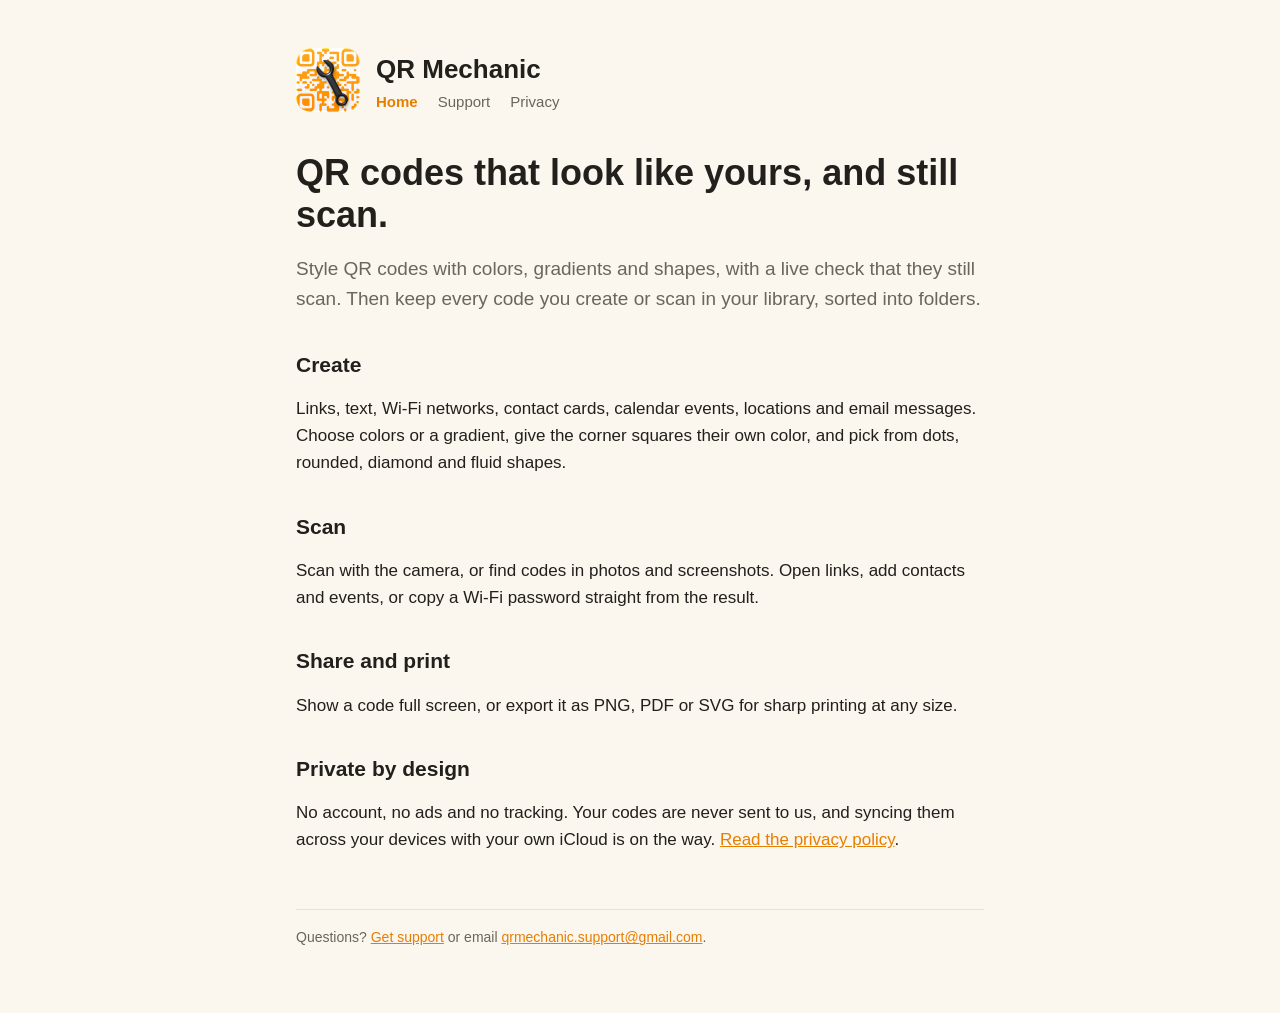
<file: index.html>
<!doctype html>
<html lang="en">
<head>
  <meta charset="utf-8">
  <meta name="viewport" content="width=device-width, initial-scale=1">
  <title>QR Mechanic</title>
  <meta name="description" content="Style QR codes with colors, gradients and shapes, with a live check that they still scan.">
  <link rel="icon" href="icon.png">
  <link rel="stylesheet" href="style.css">
</head>
<body>
<main>
  <header>
    <a href="./"><img src="icon.png" alt=""></a>
    <div>
      <a class="name" href="./">QR Mechanic</a>
      <nav><a href="./" aria-current="page">Home</a><a href="support/">Support</a><a href="privacy/">Privacy</a></nav>
    </div>
  </header>

  <h1>QR codes that look like yours, and still scan.</h1>
  <p class="lead">Style QR codes with colors, gradients and shapes, with a live check that they still scan. Then keep every code you create or scan in your library, sorted into folders.</p>

  <h2>Create</h2>
  <p>Links, text, Wi-Fi networks, contact cards, calendar events, locations and email messages. Choose colors or a gradient, give the corner squares their own color, and pick from dots, rounded, diamond and fluid shapes.</p>

  <h2>Scan</h2>
  <p>Scan with the camera, or find codes in photos and screenshots. Open links, add contacts and events, or copy a Wi-Fi password straight from the result.</p>

  <h2>Share and print</h2>
  <p>Show a code full screen, or export it as PNG, PDF or SVG for sharp printing at any size.</p>

  <h2>Private by design</h2>
  <p>No account, no ads and no tracking. Your codes are never sent to us, and syncing them across your devices with your own iCloud is on the way. <a href="privacy/">Read the privacy policy</a>.</p>

  <footer>Questions? <a href="support/">Get support</a> or email <a href="mailto:qrmechanic.support@gmail.com">qrmechanic.support@gmail.com</a>.</footer>
</main>
</body>
</html>
</file>
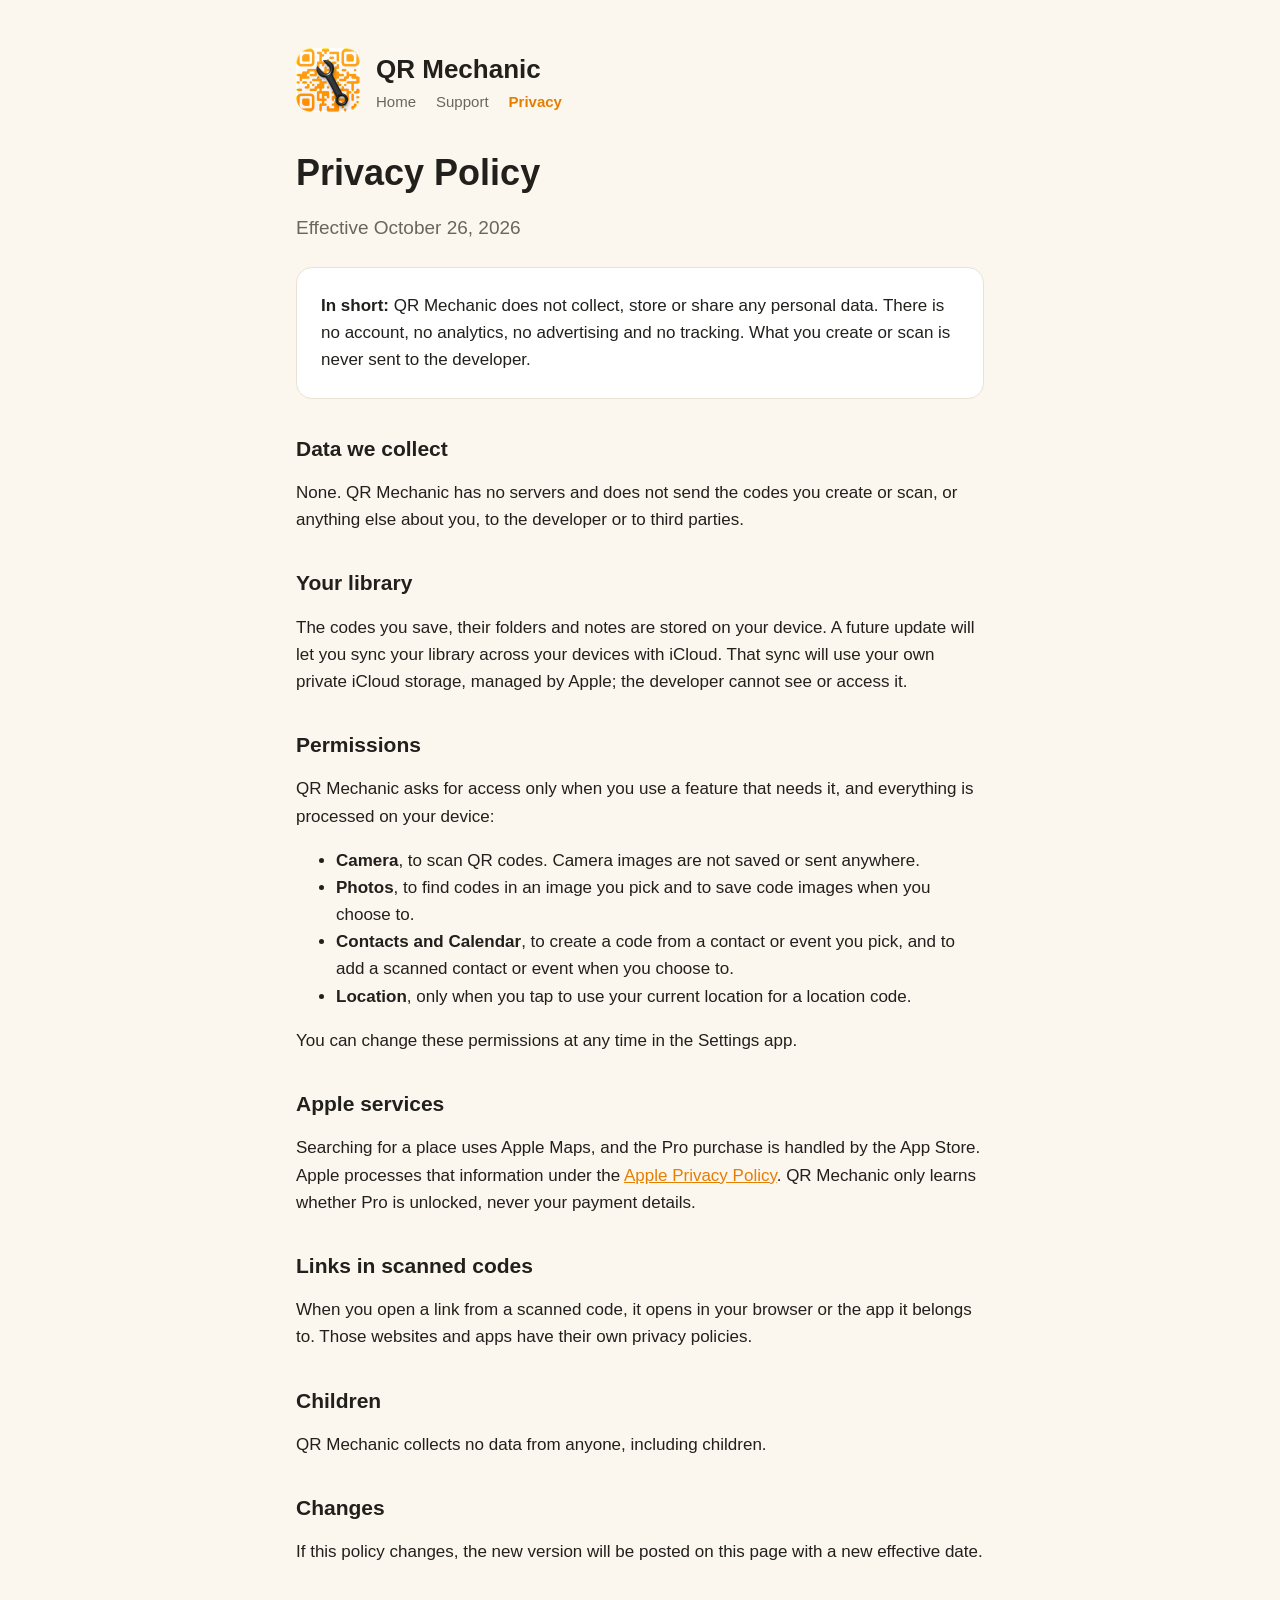
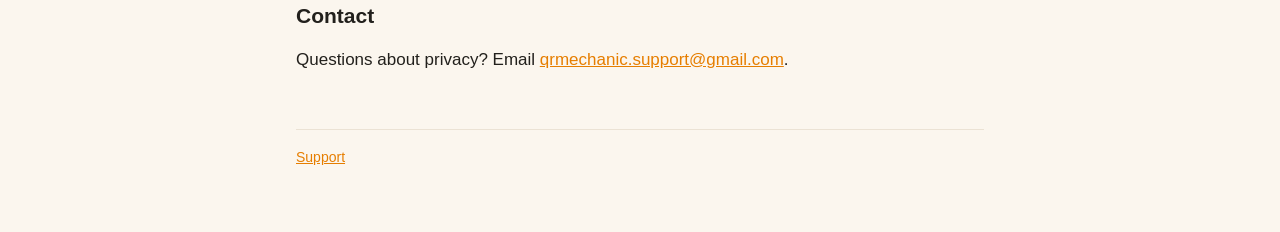
<file: privacy/index.html>
<!doctype html>
<html lang="en">
<head>
  <meta charset="utf-8">
  <meta name="viewport" content="width=device-width, initial-scale=1">
  <title>QR Mechanic Privacy</title>
  <meta name="description" content="Privacy policy for QR Mechanic.">
  <link rel="icon" href="../icon.png">
  <link rel="stylesheet" href="../style.css">
</head>
<body>
<main>
  <header>
    <a href="../"><img src="../icon.png" alt=""></a>
    <div>
      <a class="name" href="../">QR Mechanic</a>
      <nav><a href="../">Home</a><a href="../support/">Support</a><a href="./" aria-current="page">Privacy</a></nav>
    </div>
  </header>

  <h1>Privacy Policy</h1>
  <p class="lead">Effective October 26, 2026</p>

  <div class="card">
    <p><strong>In short:</strong> QR Mechanic does not collect, store or share any personal data. There is no account, no analytics, no advertising and no tracking. What you create or scan is never sent to the developer.</p>
  </div>

  <h2>Data we collect</h2>
  <p>None. QR Mechanic has no servers and does not send the codes you create or scan, or anything else about you, to the developer or to third parties.</p>

  <h2>Your library</h2>
  <p>The codes you save, their folders and notes are stored on your device. A future update will let you sync your library across your devices with iCloud. That sync will use your own private iCloud storage, managed by Apple; the developer cannot see or access it.</p>

  <h2>Permissions</h2>
  <p>QR Mechanic asks for access only when you use a feature that needs it, and everything is processed on your device:</p>
  <ul>
    <li><strong>Camera</strong>, to scan QR codes. Camera images are not saved or sent anywhere.</li>
    <li><strong>Photos</strong>, to find codes in an image you pick and to save code images when you choose to.</li>
    <li><strong>Contacts and Calendar</strong>, to create a code from a contact or event you pick, and to add a scanned contact or event when you choose to.</li>
    <li><strong>Location</strong>, only when you tap to use your current location for a location code.</li>
  </ul>
  <p>You can change these permissions at any time in the Settings app.</p>

  <h2>Apple services</h2>
  <p>Searching for a place uses Apple Maps, and the Pro purchase is handled by the App Store. Apple processes that information under the <a href="https://www.apple.com/legal/privacy/">Apple Privacy Policy</a>. QR Mechanic only learns whether Pro is unlocked, never your payment details.</p>

  <h2>Links in scanned codes</h2>
  <p>When you open a link from a scanned code, it opens in your browser or the app it belongs to. Those websites and apps have their own privacy policies.</p>

  <h2>Children</h2>
  <p>QR Mechanic collects no data from anyone, including children.</p>

  <h2>Changes</h2>
  <p>If this policy changes, the new version will be posted on this page with a new effective date.</p>

  <h2>Contact</h2>
  <p>Questions about privacy? Email <a href="mailto:qrmechanic.support@gmail.com">qrmechanic.support@gmail.com</a>.</p>

  <footer><a href="../support/">Support</a></footer>
</main>
</body>
</html>
</file>
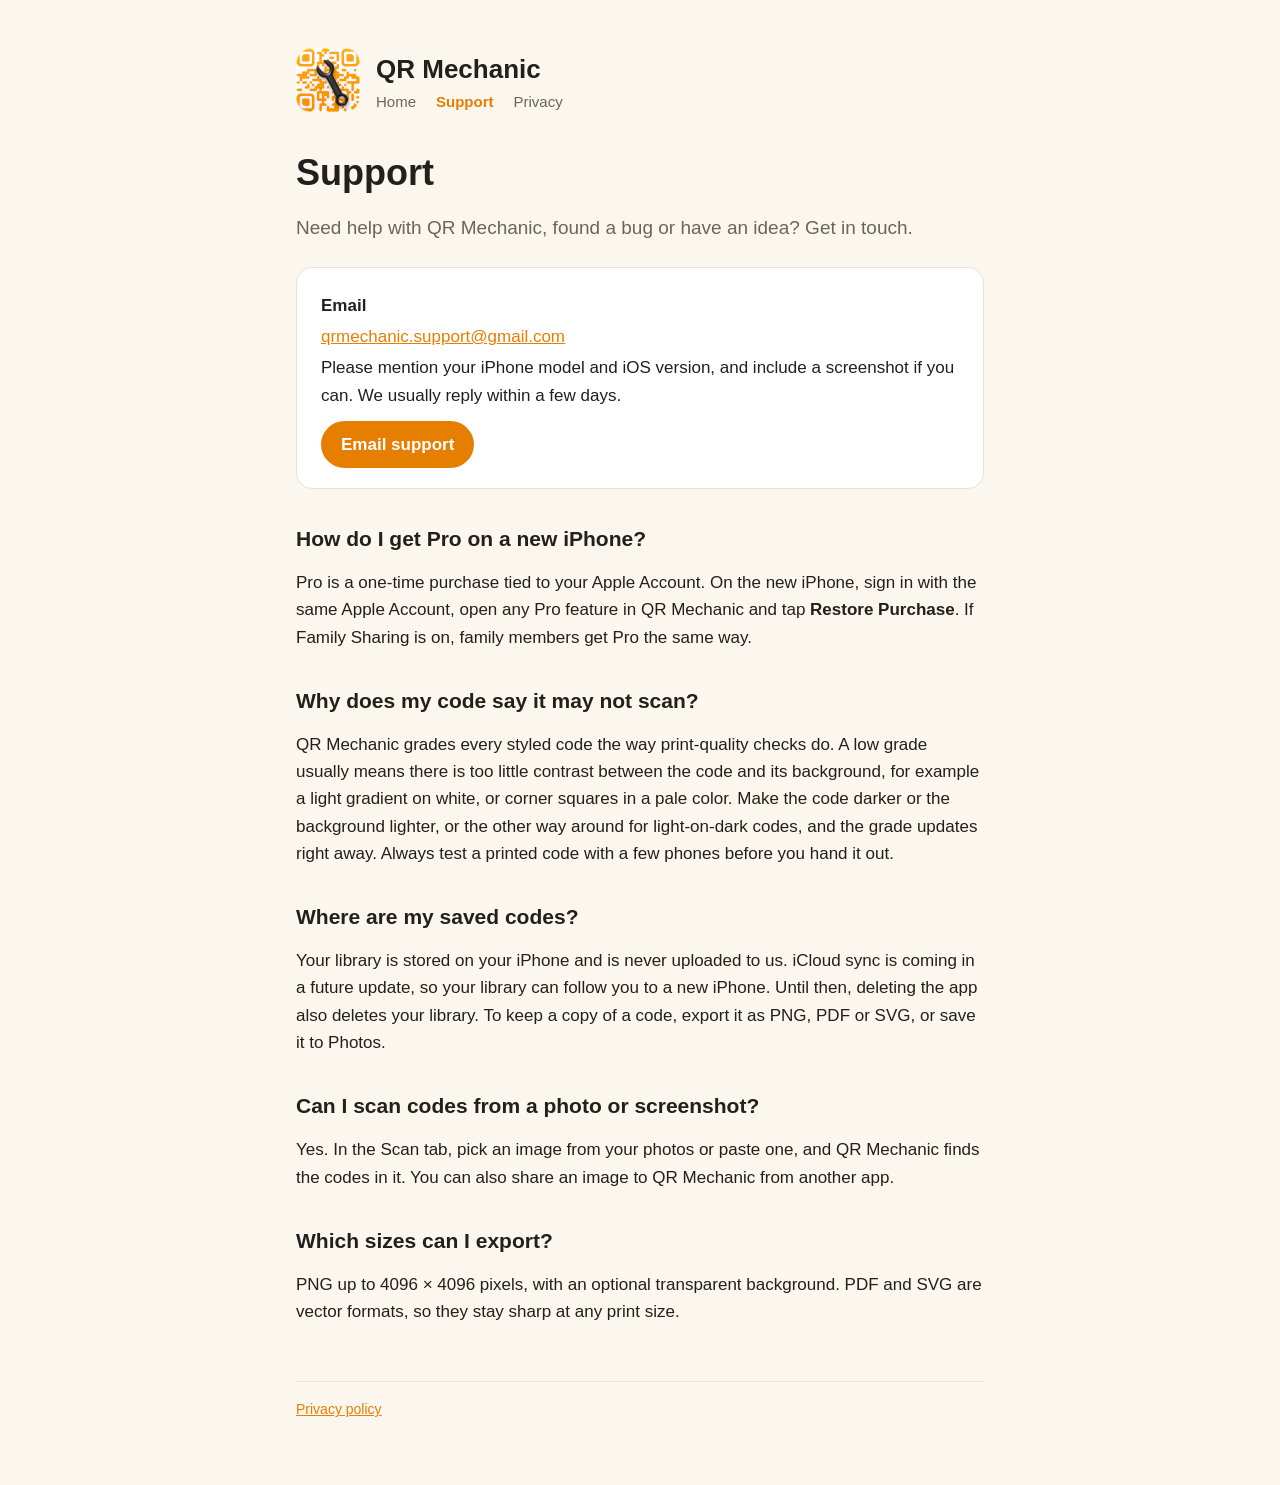
<file: support/index.html>
<!doctype html>
<html lang="en">
<head>
  <meta charset="utf-8">
  <meta name="viewport" content="width=device-width, initial-scale=1">
  <title>QR Mechanic Support</title>
  <meta name="description" content="Help and contact for QR Mechanic.">
  <link rel="icon" href="../icon.png">
  <link rel="stylesheet" href="../style.css">
</head>
<body>
<main>
  <header>
    <a href="../"><img src="../icon.png" alt=""></a>
    <div>
      <a class="name" href="../">QR Mechanic</a>
      <nav><a href="../">Home</a><a href="./" aria-current="page">Support</a><a href="../privacy/">Privacy</a></nav>
    </div>
  </header>

  <h1>Support</h1>
  <p class="lead">Need help with QR Mechanic, found a bug or have an idea? Get in touch.</p>

  <div class="card">
    <p><strong>Email</strong></p>
    <p><a href="mailto:qrmechanic.support@gmail.com">qrmechanic.support@gmail.com</a></p>
    <p>Please mention your iPhone model and iOS version, and include a screenshot if you can. We usually reply within a few days.</p>
    <a class="button" href="mailto:qrmechanic.support@gmail.com?subject=QR%20Mechanic%20support">Email support</a>
  </div>

  <h2>How do I get Pro on a new iPhone?</h2>
  <p>Pro is a one-time purchase tied to your Apple Account. On the new iPhone, sign in with the same Apple Account, open any Pro feature in QR Mechanic and tap <strong>Restore Purchase</strong>. If Family Sharing is on, family members get Pro the same way.</p>

  <h2>Why does my code say it may not scan?</h2>
  <p>QR Mechanic grades every styled code the way print-quality checks do. A low grade usually means there is too little contrast between the code and its background, for example a light gradient on white, or corner squares in a pale color. Make the code darker or the background lighter, or the other way around for light-on-dark codes, and the grade updates right away. Always test a printed code with a few phones before you hand it out.</p>

  <h2>Where are my saved codes?</h2>
  <p>Your library is stored on your iPhone and is never uploaded to us. iCloud sync is coming in a future update, so your library can follow you to a new iPhone. Until then, deleting the app also deletes your library. To keep a copy of a code, export it as PNG, PDF or SVG, or save it to Photos.</p>

  <h2>Can I scan codes from a photo or screenshot?</h2>
  <p>Yes. In the Scan tab, pick an image from your photos or paste one, and QR Mechanic finds the codes in it. You can also share an image to QR Mechanic from another app.</p>

  <h2>Which sizes can I export?</h2>
  <p>PNG up to 4096 × 4096 pixels, with an optional transparent background. PDF and SVG are vector formats, so they stay sharp at any print size.</p>

  <footer><a href="../privacy/">Privacy policy</a></footer>
</main>
</body>
</html>
</file>
<file: style.css>
:root {
  --bg: #fbf6ee;
  --card: #ffffff;
  --text: #22201c;
  --muted: #6b655c;
  --accent: #e67e00;
  --line: #ebe2d4;
}
@media (prefers-color-scheme: dark) {
  :root {
    --bg: #1a1814;
    --card: #24211c;
    --text: #f3eee6;
    --muted: #a59d90;
    --accent: #ff9a1f;
    --line: #38332b;
  }
}
* { box-sizing: border-box; }
body {
  margin: 0;
  background: var(--bg);
  color: var(--text);
  font: 17px/1.6 -apple-system, BlinkMacSystemFont, "Segoe UI", Helvetica, Arial, sans-serif;
}
main { max-width: 720px; margin: 0 auto; padding: 48px 16px 64px; }
header { display: flex; align-items: center; gap: 16px; margin-bottom: 32px; }
header img { width: 64px; height: 64px; border-radius: 15px; }
header a { color: inherit; text-decoration: none; }
header .name { font: 800 26px/1.2 ui-rounded, -apple-system, sans-serif; }
nav { display: flex; gap: 20px; margin-top: 4px; font-size: 15px; }
nav a { color: var(--muted); text-decoration: none; }
nav a[aria-current] { color: var(--accent); font-weight: 600; }
h1 { font: 800 36px/1.15 ui-rounded, -apple-system, sans-serif; margin: 0 0 12px; }
h2 { font: 700 21px/1.3 ui-rounded, -apple-system, sans-serif; margin: 36px 0 8px; }
p, li { color: var(--text); }
.lead { font-size: 19px; color: var(--muted); }
a { color: var(--accent); }
.card {
  background: var(--card);
  border: 1px solid var(--line);
  border-radius: 16px;
  padding: 20px 24px;
  margin: 24px 0;
}
.card p { margin: 4px 0; }
.button {
  display: inline-block;
  background: var(--accent);
  color: #fff;
  font-weight: 600;
  text-decoration: none;
  padding: 10px 20px;
  border-radius: 999px;
  margin-top: 8px;
}
footer { margin-top: 56px; font-size: 14px; color: var(--muted); border-top: 1px solid var(--line); padding-top: 16px; }
</file>
